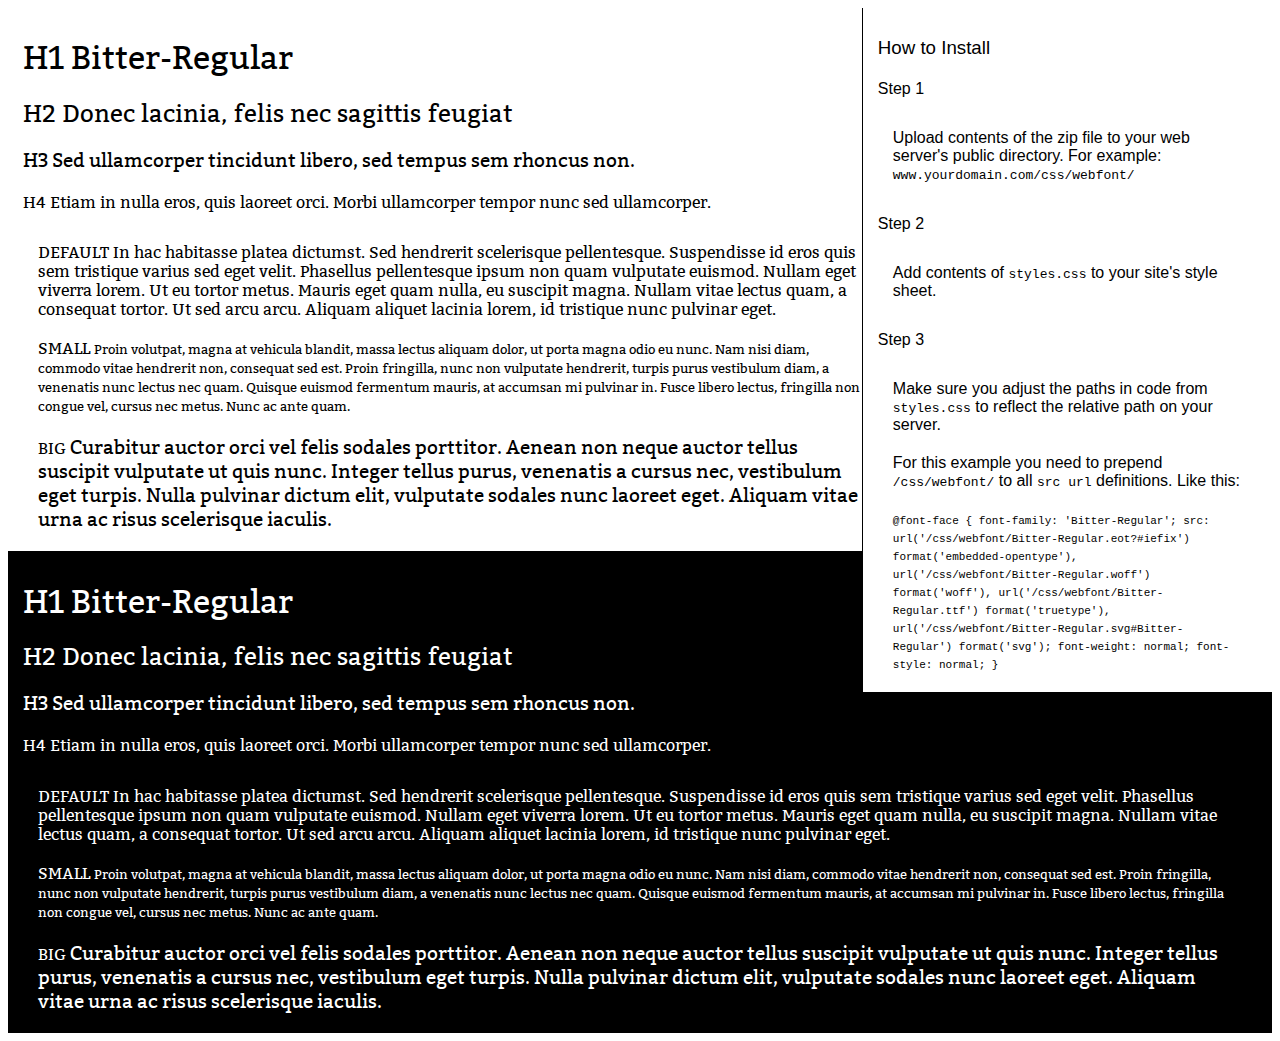
<file: CSS/Bitter-Regular/preview.html>
<!DOCTYPE html>
<html>
<head>
<title>
Bitter-Regular
 - Web font preview
</title>
<style type='text/css'>

@font-face {
  font-family: 'Bitter-Regular';
  src: url('Bitter-Regular.eot?#iefix') format('embedded-opentype'),  url('Bitter-Regular.woff') format('woff'), url('Bitter-Regular.ttf')  format('truetype'), url('Bitter-Regular.svg#Bitter-Regular') format('svg');
  font-weight: normal;
  font-style: normal;
}

body { font-family: 'Bitter-Regular' !important; }
h1, h2, h3, h4 { font-weight: normal; }
.reg { color:black; background:white; }
.inverse { color:white; background:black; }
div { padding: 10px 15px; }
.right { background:white; width:30%; float: right; font-family: sans-serif; border: 1px solid black; border-width: 0 0 1px 1px;}
</style>
</head>
<body>
<div class='right'>
<h3>How to Install</h3>
<h4>Step 1</h4>
<div>
Upload contents of the zip file to your web server's public directory. For example:
<code>www.yourdomain.com/css/webfont/</code>
</div>
<h4>Step 2</h4>
<div>
Add contents of
<code>styles.css</code>
to your site's style sheet.
</div>
<h4>Step 3</h4>
<div>
Make sure you adjust the paths in code from
<code>styles.css</code>
to reflect the relative path on your server.
</div>
<div>
For this example you need to prepend
<code>/css/webfont/</code>
to all
<code>src url</code>
definitions. Like this:
</div>
<div>
<code style='font-size:11px;'>@font-face {
  font-family: 'Bitter-Regular';
  src: url('/css/webfont/Bitter-Regular.eot?#iefix') format('embedded-opentype'),  url('/css/webfont/Bitter-Regular.woff') format('woff'), url('/css/webfont/Bitter-Regular.ttf')  format('truetype'), url('/css/webfont/Bitter-Regular.svg#Bitter-Regular') format('svg');
  font-weight: normal;
  font-style: normal;
}</code>
</div>
</div>
<div class='reg'>
<h1>
H1
Bitter-Regular
</h1>
<h2>
H2
Donec lacinia, felis nec sagittis feugiat
</h2>
<h3>
H3
Sed ullamcorper tincidunt libero, sed tempus sem rhoncus non.
</h3>
<h4>
H4
Etiam in nulla eros, quis laoreet orci. Morbi ullamcorper tempor nunc sed ullamcorper.
</h4>
<div>
DEFAULT
In hac habitasse platea dictumst. Sed hendrerit scelerisque pellentesque. Suspendisse id eros quis sem tristique varius sed eget velit. Phasellus pellentesque ipsum non quam vulputate euismod. Nullam eget viverra lorem. Ut eu tortor metus. Mauris eget quam nulla, eu suscipit magna. Nullam vitae lectus quam, a consequat tortor. Ut sed arcu arcu. Aliquam aliquet lacinia lorem, id tristique nunc pulvinar eget.
</div>
<div>
SMALL
<small>
Proin volutpat, magna at vehicula blandit, massa lectus aliquam dolor, ut porta magna odio eu nunc. Nam nisi diam, commodo vitae hendrerit non, consequat sed est. Proin fringilla, nunc non vulputate hendrerit, turpis purus vestibulum diam, a venenatis nunc lectus nec quam. Quisque euismod fermentum mauris, at accumsan mi pulvinar in. Fusce libero lectus, fringilla non congue vel, cursus nec metus. Nunc ac ante quam.
</small>
</div>
<div>
BIG
<big>
Curabitur auctor orci vel felis sodales porttitor. Aenean non neque auctor tellus suscipit vulputate ut quis nunc. Integer tellus purus, venenatis a cursus nec, vestibulum eget turpis. Nulla pulvinar dictum elit, vulputate sodales nunc laoreet eget. Aliquam vitae urna ac risus scelerisque iaculis.
</big>
</div>

</div>
<div class='inverse'>
<h1>
H1
Bitter-Regular
</h1>
<h2>
H2
Donec lacinia, felis nec sagittis feugiat
</h2>
<h3>
H3
Sed ullamcorper tincidunt libero, sed tempus sem rhoncus non.
</h3>
<h4>
H4
Etiam in nulla eros, quis laoreet orci. Morbi ullamcorper tempor nunc sed ullamcorper.
</h4>
<div>
DEFAULT
In hac habitasse platea dictumst. Sed hendrerit scelerisque pellentesque. Suspendisse id eros quis sem tristique varius sed eget velit. Phasellus pellentesque ipsum non quam vulputate euismod. Nullam eget viverra lorem. Ut eu tortor metus. Mauris eget quam nulla, eu suscipit magna. Nullam vitae lectus quam, a consequat tortor. Ut sed arcu arcu. Aliquam aliquet lacinia lorem, id tristique nunc pulvinar eget.
</div>
<div>
SMALL
<small>
Proin volutpat, magna at vehicula blandit, massa lectus aliquam dolor, ut porta magna odio eu nunc. Nam nisi diam, commodo vitae hendrerit non, consequat sed est. Proin fringilla, nunc non vulputate hendrerit, turpis purus vestibulum diam, a venenatis nunc lectus nec quam. Quisque euismod fermentum mauris, at accumsan mi pulvinar in. Fusce libero lectus, fringilla non congue vel, cursus nec metus. Nunc ac ante quam.
</small>
</div>
<div>
BIG
<big>
Curabitur auctor orci vel felis sodales porttitor. Aenean non neque auctor tellus suscipit vulputate ut quis nunc. Integer tellus purus, venenatis a cursus nec, vestibulum eget turpis. Nulla pulvinar dictum elit, vulputate sodales nunc laoreet eget. Aliquam vitae urna ac risus scelerisque iaculis.
</big>
</div>

</div>
</body>
</html>
</file>
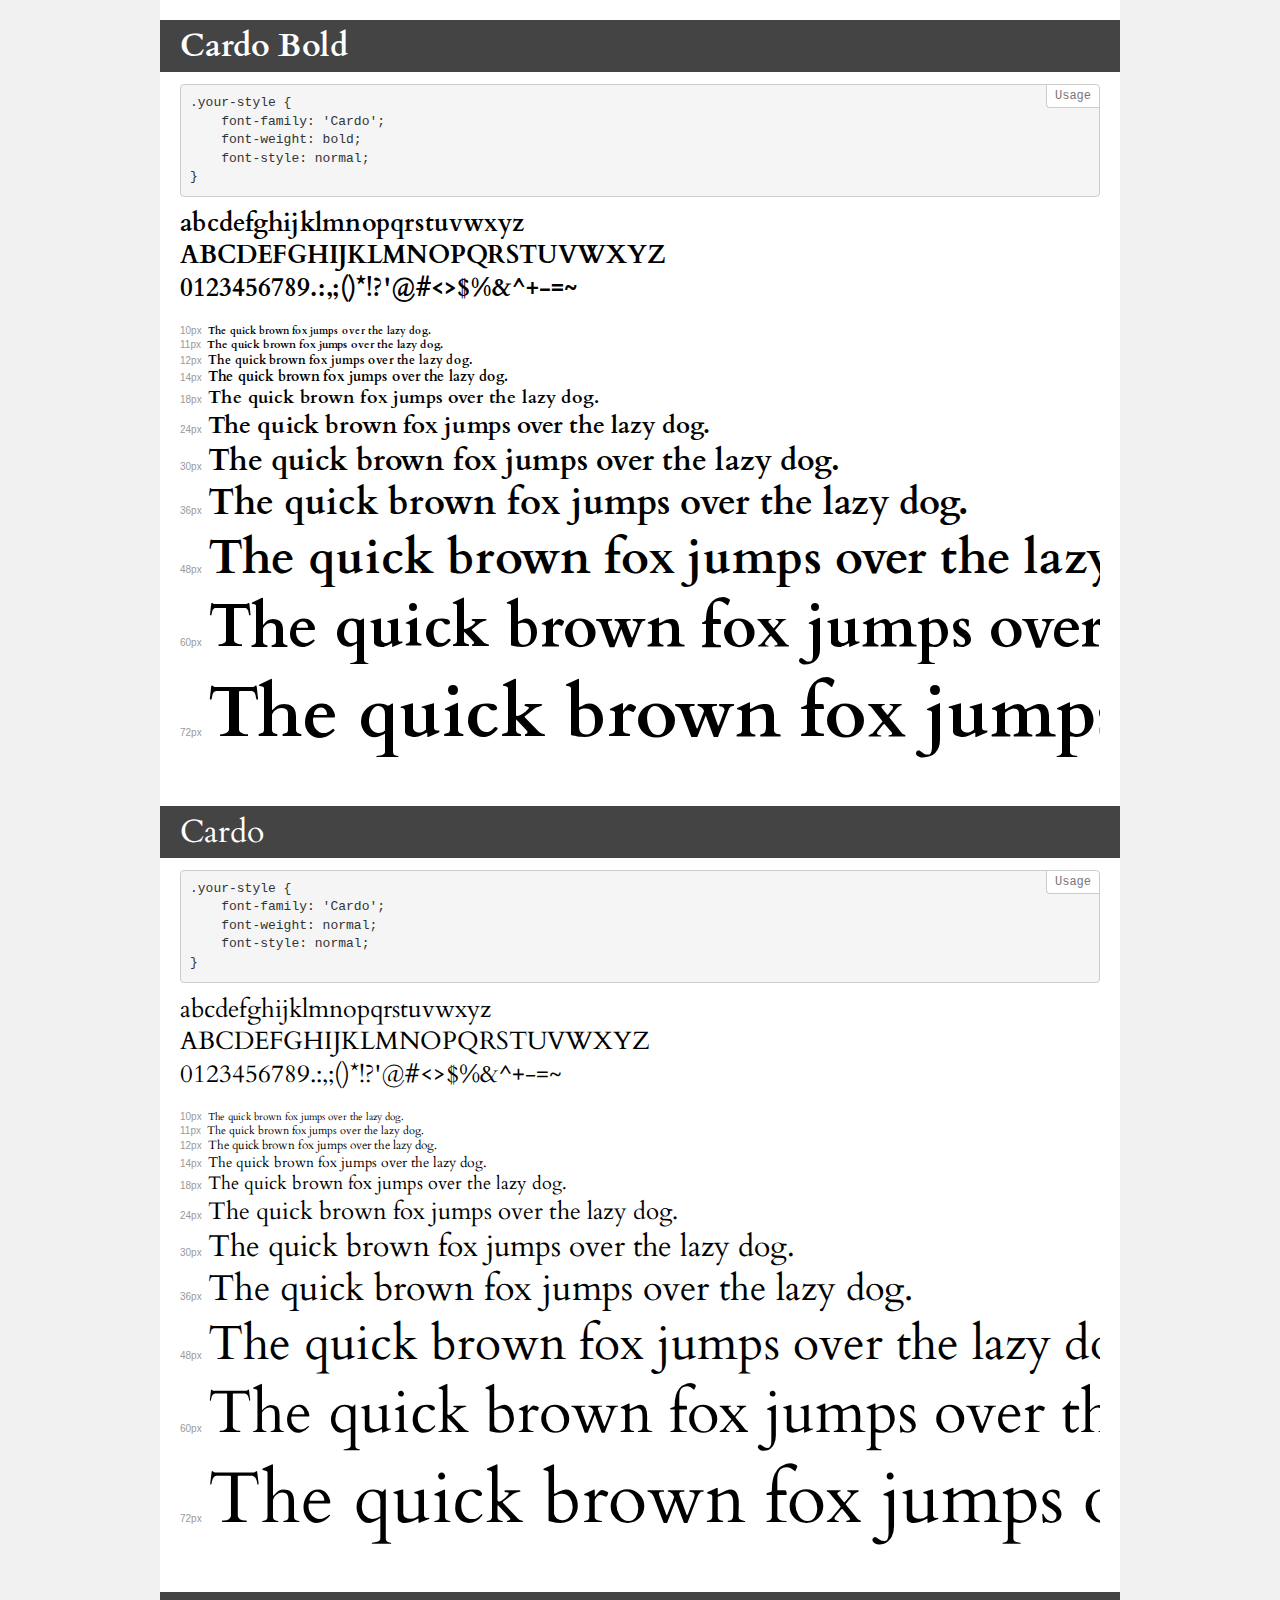
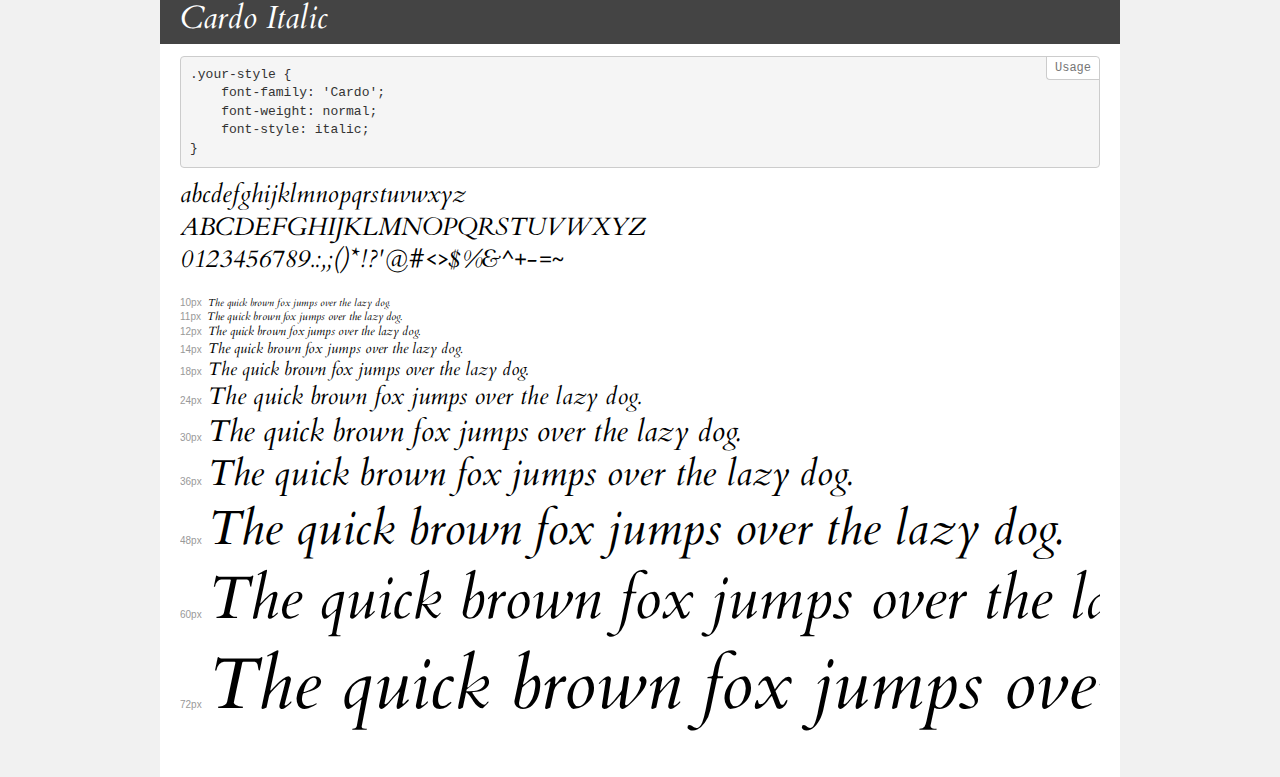
<file: CSS/Cardo/demo.html>
<!DOCTYPE html>
<html>
<head>
	<meta charset="utf-8">
	<meta http-equiv="X-UA-Compatible" content="IE=edge">
	<meta name="viewport" content="width=device-width, initial-scale=1">
	<meta name="robots" content="noindex, noarchive">
	<title>Transfonter demo</title>
	<link href="stylesheet.css" rel="stylesheet">
	<style>
		/*
		http://meyerweb.com/eric/tools/css/reset/
		v2.0 | 20110126
		License: none (public domain)
		*/
		html, body, div, span, applet, object, iframe,
		h1, h2, h3, h4, h5, h6, p, blockquote, pre,
		a, abbr, acronym, address, big, cite, code,
		del, dfn, em, img, ins, kbd, q, s, samp,
		small, strike, strong, sub, sup, tt, var,
		b, u, i, center,
		dl, dt, dd, ol, ul, li,
		fieldset, form, label, legend,
		table, caption, tbody, tfoot, thead, tr, th, td,
		article, aside, canvas, details, embed,
		figure, figcaption, footer, header, hgroup,
		menu, nav, output, ruby, section, summary,
		time, mark, audio, video {
			margin: 0;
			padding: 0;
			border: 0;
			font-size: 100%;
			font: inherit;
			vertical-align: baseline;
		}
		/* HTML5 display-role reset for older browsers */
		article, aside, details, figcaption, figure,
		footer, header, hgroup, menu, nav, section {
			display: block;
		}
		body {
			line-height: 1;
		}
		ol, ul {
			list-style: none;
		}
		blockquote, q {
			quotes: none;
		}
		blockquote:before, blockquote:after,
		q:before, q:after {
			content: '';
			content: none;
		}
		table {
			border-collapse: collapse;
			border-spacing: 0;
		}
		/* common styles */
		body {
			background: #f1f1f1;
			color: #000;
		}
		.page {
			background: #fff;
			width: 920px;
			margin: 0 auto;
			padding: 20px 20px 0 20px;
			overflow: hidden;
		}
		.font-container {
			overflow-x: auto;
			overflow-y: hidden;
			margin-bottom: 40px;
			line-height: 1.3;
			white-space: nowrap;
			padding-bottom: 5px;
		}
		h1 {
			position: relative;
			background: #444;
			font-size: 32px;
			color: #fff;
			padding: 10px 20px;
			margin: 0 -20px 12px -20px;
		}
		.letters {
			font-size: 25px;
			margin-bottom: 20px;
		}
		.s10:before {
			content: '10px';
		}
		.s11:before {
			content: '11px';
		}
		.s12:before {
			content: '12px';
		}
		.s14:before {
			content: '14px';
		}
		.s18:before {
			content: '18px';
		}
		.s24:before {
			content: '24px';
		}
		.s30:before {
			content: '30px';
		}
		.s36:before {
			content: '36px';
		}
		.s48:before {
			content: '48px';
		}
		.s60:before {
			content: '60px';
		}
		.s72:before {
			content: '72px';
		}
		.s10:before, .s11:before, .s12:before, .s14:before,
		.s18:before, .s24:before, .s30:before, .s36:before,
		.s48:before, .s60:before, .s72:before {
			font-family: Arial, sans-serif;
			font-size: 10px;
			font-weight: normal;
			font-style: normal;
			color: #999;
			padding-right: 6px;
		}
		pre {
			display: block;
			position: relative;
			padding: 9px;
			margin: 0 0 10px;
			font-family: Monaco, Menlo, Consolas, "Courier New", monospace;
			font-size: 13px;
			line-height: 1.428571429;
			color: #333;
			font-weight: normal !important;
			font-style: normal !important;
			background-color: #f5f5f5;
			border: 1px solid #ccc;
			overflow-x: auto;
			border-radius: 4px;
		}
		pre:after {
			display: block;
			position: absolute;
			right: 0;
			top: 0;
			content: 'Usage';
			line-height: 1;
			padding: 5px 8px;
			font-size: 12px;
			color: #767676;
			background-color: #fff;
			border: 1px solid #ccc;
			border-right: none;
			border-top: none;
			border-radius: 0 4px 0 4px;
			z-index: 10;
		}
		/* responsive */
		@media (max-width: 959px) {
			.page {
				width: auto;
				margin: 0;
			}
		}
		/* fonts demo styles */
		.demo-0 {
			font-family: 'Cardo';
			font-weight: bold;
			font-style: normal;
		}
		.demo-1 {
			font-family: 'Cardo';
			font-weight: normal;
			font-style: normal;
		}
		.demo-2 {
			font-family: 'Cardo';
			font-weight: normal;
			font-style: italic;
		}
	</style>
</head>
<body>
<div class="page">
	<div class="demo-0">
		<h1>Cardo Bold</h1>
		<pre>.your-style {
    font-family: 'Cardo';
    font-weight: bold;
    font-style: normal;
}</pre>
		<div class="font-container">
			<p class="letters">
				abcdefghijklmnopqrstuvwxyz <br />
				ABCDEFGHIJKLMNOPQRSTUVWXYZ <br />				0123456789.:,;()*!?'@#<>$%&^+-=~
			</p>
			<p class="s10" style="font-size: 10px;">The quick brown fox jumps over the lazy dog.</p>
			<p class="s11" style="font-size: 11px;">The quick brown fox jumps over the lazy dog.</p>
			<p class="s12" style="font-size: 12px;">The quick brown fox jumps over the lazy dog.</p>
			<p class="s14" style="font-size: 14px;">The quick brown fox jumps over the lazy dog.</p>
			<p class="s18" style="font-size: 18px;">The quick brown fox jumps over the lazy dog.</p>
			<p class="s24" style="font-size: 24px;">The quick brown fox jumps over the lazy dog.</p>
			<p class="s30" style="font-size: 30px;">The quick brown fox jumps over the lazy dog.</p>
			<p class="s36" style="font-size: 36px;">The quick brown fox jumps over the lazy dog.</p>
			<p class="s48" style="font-size: 48px;">The quick brown fox jumps over the lazy dog.</p>
			<p class="s60" style="font-size: 60px;">The quick brown fox jumps over the lazy dog.</p>
			<p class="s72" style="font-size: 72px;">The quick brown fox jumps over the lazy dog.</p>
		</div>
	</div>
	<div class="demo-1">
		<h1>Cardo</h1>
		<pre>.your-style {
    font-family: 'Cardo';
    font-weight: normal;
    font-style: normal;
}</pre>
		<div class="font-container">
			<p class="letters">
				abcdefghijklmnopqrstuvwxyz <br />
				ABCDEFGHIJKLMNOPQRSTUVWXYZ <br />				0123456789.:,;()*!?'@#<>$%&^+-=~
			</p>
			<p class="s10" style="font-size: 10px;">The quick brown fox jumps over the lazy dog.</p>
			<p class="s11" style="font-size: 11px;">The quick brown fox jumps over the lazy dog.</p>
			<p class="s12" style="font-size: 12px;">The quick brown fox jumps over the lazy dog.</p>
			<p class="s14" style="font-size: 14px;">The quick brown fox jumps over the lazy dog.</p>
			<p class="s18" style="font-size: 18px;">The quick brown fox jumps over the lazy dog.</p>
			<p class="s24" style="font-size: 24px;">The quick brown fox jumps over the lazy dog.</p>
			<p class="s30" style="font-size: 30px;">The quick brown fox jumps over the lazy dog.</p>
			<p class="s36" style="font-size: 36px;">The quick brown fox jumps over the lazy dog.</p>
			<p class="s48" style="font-size: 48px;">The quick brown fox jumps over the lazy dog.</p>
			<p class="s60" style="font-size: 60px;">The quick brown fox jumps over the lazy dog.</p>
			<p class="s72" style="font-size: 72px;">The quick brown fox jumps over the lazy dog.</p>
		</div>
	</div>
	<div class="demo-2">
		<h1>Cardo Italic</h1>
		<pre>.your-style {
    font-family: 'Cardo';
    font-weight: normal;
    font-style: italic;
}</pre>
		<div class="font-container">
			<p class="letters">
				abcdefghijklmnopqrstuvwxyz <br />
				ABCDEFGHIJKLMNOPQRSTUVWXYZ <br />				0123456789.:,;()*!?'@#<>$%&^+-=~
			</p>
			<p class="s10" style="font-size: 10px;">The quick brown fox jumps over the lazy dog.</p>
			<p class="s11" style="font-size: 11px;">The quick brown fox jumps over the lazy dog.</p>
			<p class="s12" style="font-size: 12px;">The quick brown fox jumps over the lazy dog.</p>
			<p class="s14" style="font-size: 14px;">The quick brown fox jumps over the lazy dog.</p>
			<p class="s18" style="font-size: 18px;">The quick brown fox jumps over the lazy dog.</p>
			<p class="s24" style="font-size: 24px;">The quick brown fox jumps over the lazy dog.</p>
			<p class="s30" style="font-size: 30px;">The quick brown fox jumps over the lazy dog.</p>
			<p class="s36" style="font-size: 36px;">The quick brown fox jumps over the lazy dog.</p>
			<p class="s48" style="font-size: 48px;">The quick brown fox jumps over the lazy dog.</p>
			<p class="s60" style="font-size: 60px;">The quick brown fox jumps over the lazy dog.</p>
			<p class="s72" style="font-size: 72px;">The quick brown fox jumps over the lazy dog.</p>
		</div>
	</div>
</div>
</body>
</html>
</file>
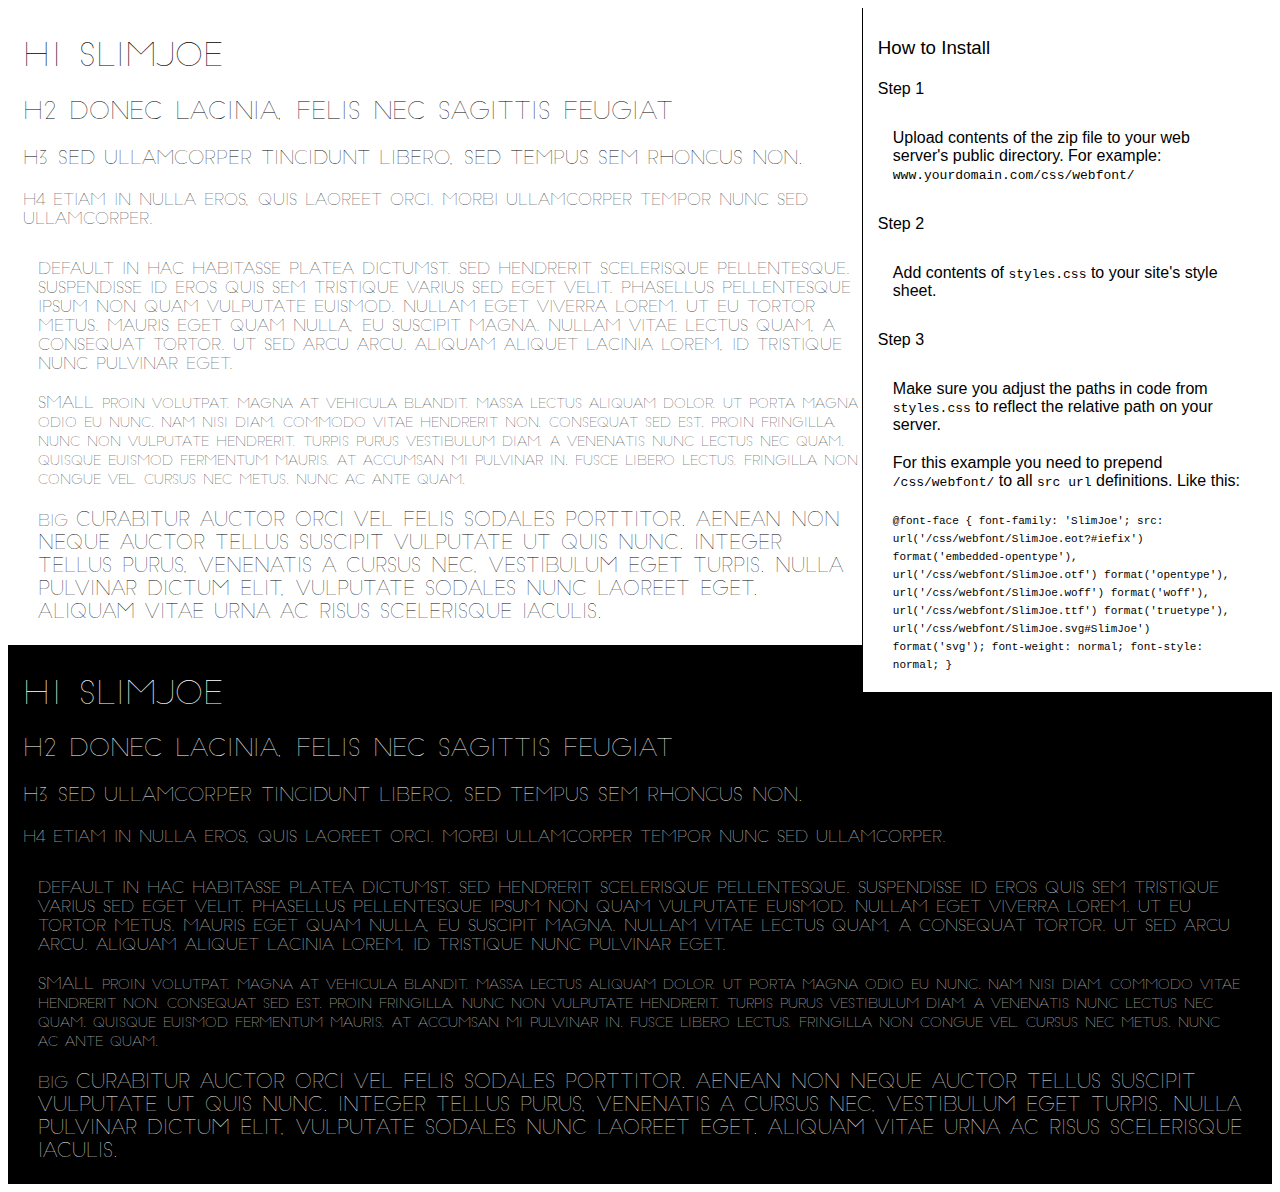
<file: CSS/SlimJoe/preview.html>
<!DOCTYPE html>
<html>
<head>
<title>
SlimJoe
 - Web font preview
</title>
<style type='text/css'>

@font-face {
  font-family: 'SlimJoe';
  src: url('SlimJoe.eot?#iefix') format('embedded-opentype'),  url('SlimJoe.otf')  format('opentype'),
	     url('SlimJoe.woff') format('woff'), url('SlimJoe.ttf')  format('truetype'), url('SlimJoe.svg#SlimJoe') format('svg');
  font-weight: normal;
  font-style: normal;
}

body { font-family: 'SlimJoe' !important; }
h1, h2, h3, h4 { font-weight: normal; }
.reg { color:black; background:white; }
.inverse { color:white; background:black; }
div { padding: 10px 15px; }
.right { background:white; width:30%; float: right; font-family: sans-serif; border: 1px solid black; border-width: 0 0 1px 1px;}
</style>
</head>
<body>
<div class='right'>
<h3>How to Install</h3>
<h4>Step 1</h4>
<div>
Upload contents of the zip file to your web server's public directory. For example:
<code>www.yourdomain.com/css/webfont/</code>
</div>
<h4>Step 2</h4>
<div>
Add contents of
<code>styles.css</code>
to your site's style sheet.
</div>
<h4>Step 3</h4>
<div>
Make sure you adjust the paths in code from
<code>styles.css</code>
to reflect the relative path on your server.
</div>
<div>
For this example you need to prepend
<code>/css/webfont/</code>
to all
<code>src url</code>
definitions. Like this:
</div>
<div>
<code style='font-size:11px;'>@font-face {
  font-family: 'SlimJoe';
  src: url('/css/webfont/SlimJoe.eot?#iefix') format('embedded-opentype'),  url('/css/webfont/SlimJoe.otf')  format('opentype'),
	     url('/css/webfont/SlimJoe.woff') format('woff'), url('/css/webfont/SlimJoe.ttf')  format('truetype'), url('/css/webfont/SlimJoe.svg#SlimJoe') format('svg');
  font-weight: normal;
  font-style: normal;
}</code>
</div>
</div>
<div class='reg'>
<h1>
H1
SlimJoe
</h1>
<h2>
H2
Donec lacinia, felis nec sagittis feugiat
</h2>
<h3>
H3
Sed ullamcorper tincidunt libero, sed tempus sem rhoncus non.
</h3>
<h4>
H4
Etiam in nulla eros, quis laoreet orci. Morbi ullamcorper tempor nunc sed ullamcorper.
</h4>
<div>
DEFAULT
In hac habitasse platea dictumst. Sed hendrerit scelerisque pellentesque. Suspendisse id eros quis sem tristique varius sed eget velit. Phasellus pellentesque ipsum non quam vulputate euismod. Nullam eget viverra lorem. Ut eu tortor metus. Mauris eget quam nulla, eu suscipit magna. Nullam vitae lectus quam, a consequat tortor. Ut sed arcu arcu. Aliquam aliquet lacinia lorem, id tristique nunc pulvinar eget.
</div>
<div>
SMALL
<small>
Proin volutpat, magna at vehicula blandit, massa lectus aliquam dolor, ut porta magna odio eu nunc. Nam nisi diam, commodo vitae hendrerit non, consequat sed est. Proin fringilla, nunc non vulputate hendrerit, turpis purus vestibulum diam, a venenatis nunc lectus nec quam. Quisque euismod fermentum mauris, at accumsan mi pulvinar in. Fusce libero lectus, fringilla non congue vel, cursus nec metus. Nunc ac ante quam.
</small>
</div>
<div>
BIG
<big>
Curabitur auctor orci vel felis sodales porttitor. Aenean non neque auctor tellus suscipit vulputate ut quis nunc. Integer tellus purus, venenatis a cursus nec, vestibulum eget turpis. Nulla pulvinar dictum elit, vulputate sodales nunc laoreet eget. Aliquam vitae urna ac risus scelerisque iaculis.
</big>
</div>

</div>
<div class='inverse'>
<h1>
H1
SlimJoe
</h1>
<h2>
H2
Donec lacinia, felis nec sagittis feugiat
</h2>
<h3>
H3
Sed ullamcorper tincidunt libero, sed tempus sem rhoncus non.
</h3>
<h4>
H4
Etiam in nulla eros, quis laoreet orci. Morbi ullamcorper tempor nunc sed ullamcorper.
</h4>
<div>
DEFAULT
In hac habitasse platea dictumst. Sed hendrerit scelerisque pellentesque. Suspendisse id eros quis sem tristique varius sed eget velit. Phasellus pellentesque ipsum non quam vulputate euismod. Nullam eget viverra lorem. Ut eu tortor metus. Mauris eget quam nulla, eu suscipit magna. Nullam vitae lectus quam, a consequat tortor. Ut sed arcu arcu. Aliquam aliquet lacinia lorem, id tristique nunc pulvinar eget.
</div>
<div>
SMALL
<small>
Proin volutpat, magna at vehicula blandit, massa lectus aliquam dolor, ut porta magna odio eu nunc. Nam nisi diam, commodo vitae hendrerit non, consequat sed est. Proin fringilla, nunc non vulputate hendrerit, turpis purus vestibulum diam, a venenatis nunc lectus nec quam. Quisque euismod fermentum mauris, at accumsan mi pulvinar in. Fusce libero lectus, fringilla non congue vel, cursus nec metus. Nunc ac ante quam.
</small>
</div>
<div>
BIG
<big>
Curabitur auctor orci vel felis sodales porttitor. Aenean non neque auctor tellus suscipit vulputate ut quis nunc. Integer tellus purus, venenatis a cursus nec, vestibulum eget turpis. Nulla pulvinar dictum elit, vulputate sodales nunc laoreet eget. Aliquam vitae urna ac risus scelerisque iaculis.
</big>
</div>

</div>
</body>
</html>
</file>
<file: CSS/Cardo/stylesheet.css>
/* This stylesheet generated by Transfonter (http://transfonter.org) on January 12, 2017 12:09 AM */

@font-face {
	font-family: 'Cardo';
	src: url('Cardo-Bold.eot');
	src: url('Cardo-Bold.eot?#iefix') format('embedded-opentype'),
		url('Cardo-Bold.woff') format('woff'),
		url('Cardo-Bold.ttf') format('truetype');
	font-weight: bold;
	font-style: normal;
}

@font-face {
	font-family: 'Cardo';
	src: url('Cardo-Regular.eot');
	src: url('Cardo-Regular.eot?#iefix') format('embedded-opentype'),
		url('Cardo-Regular.woff') format('woff'),
		url('Cardo-Regular.ttf') format('truetype');
	font-weight: normal;
	font-style: normal;
}

@font-face {
	font-family: 'Cardo';
	src: url('Cardo-Italic.eot');
	src: url('Cardo-Italic.eot?#iefix') format('embedded-opentype'),
		url('Cardo-Italic.woff') format('woff'),
		url('Cardo-Italic.ttf') format('truetype');
	font-weight: normal;
	font-style: italic;
}
</file>
